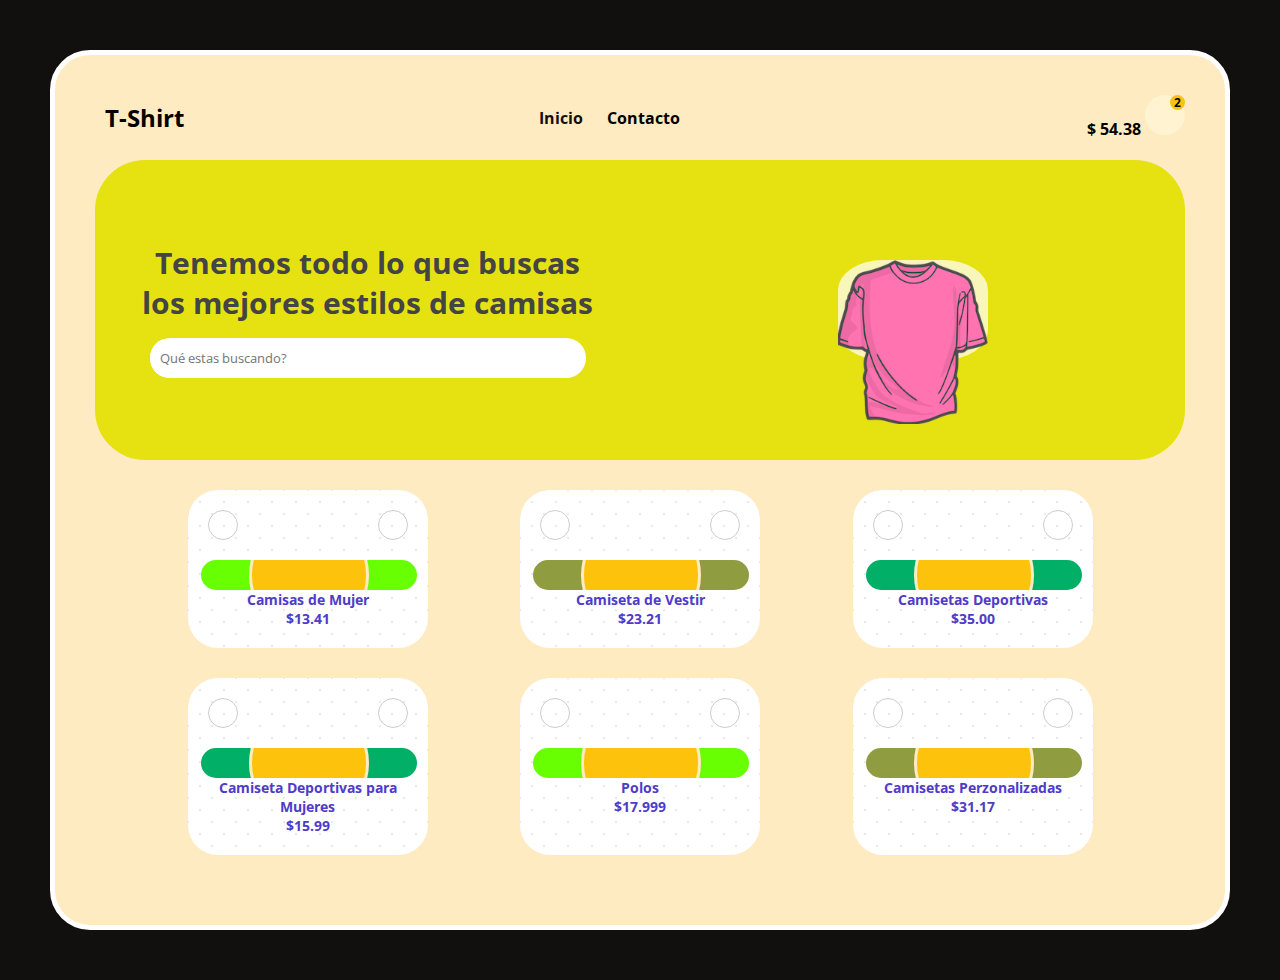
<file: Actividad1/index.html>
<!DOCTYPE html>
<html lang="es">
<head>
    <meta charset="UTF-8">
    <meta name="viewport" content="width=device-width, initial-scale=1.0">
    <link rel="stylesheet" href="https://cdnjs.cloudflare.com/ajax/libs/font-awesome/6.4.2/css/all.min.css" integrity="sha512-z3gLpd7yknf1YoNbCzqRKc4qyor8gaKU1qmn+CShxbuBusANI9QpRohGBreCFkKxLhei6S9CQXFEbbKuqLg0DA==" crossorigin="anonymous" referrerpolicy="no-referrer" />
    <link rel="stylesheet" href="estilo.css">
    <title>T-Shirts</title>
</head>
<body>
    <div class="contenedor">
        <!-- ENCABEZADO PRINCIPAL: LOGO MENU CARRITO -->
        <header>
            <div class="logo-titulo">
                <a href="index.html">
                    <i class="fa-regular fa-circle-dot"></i>
                    <h1>T-Shirt</h1>
                </a>
            </div>
            <nav id="nav">
                <a href="index.html" class="selected">Inicio</a>
                <a href="contacto.html">Contacto</a>
                <!-- icono cerrar menu responsive -->
                <span id="close-responsive">
                    <i class="fa-solid fa-xmark"></i>
                </span>
            </nav>
            <!-- icono menu responsive -->
            <div id="nav-responsive">
                <i class="fa-solid fa-bars"></i>
            </div>
            
            <div class="carrito">
                <span class="total-compra">$ 54.38</span>
                
                    <span class="icono-carrito">
                        <i class="fa-solid fa-bag-shopping"></i>
                        <div class="total-item-carrito">
                            2
                        </div>
                    </span>
                </a>
            </div>
        </header>

        <section class="contenedor-seccion">
            <div class="fondo-seccion"></div>
            
            <section id="inicio" class="inicio">
                <div class="col">
                    <h2 class="titulo-inicio">Tenemos todo lo que buscas <br>
                        los mejores estilos de camisas</h2>
                    <div class="buscador">
                        <input type="text" placeholder="Qué estas buscando?">
                        <span class="btn-buscar"><i class="fa-solid fa-magnifying-glass"></i></span>
                    </div>
                   
                </div>
                <div class="col derecha">
                    <div class="contenedor-img">
                        <img src="img/camisa1.png" alt="">
                    </div>
                </div>
            </section>

            <!-- PRODUCTOS -->
            <section id="productos" class="productos">
                <div class="fila">
                    <div class="col fondo-dots">
                        <header>
                            <span class="like"><i class="fa-solid fa-heart"></i></span>
                            <span class="cart"><i class="fa-solid fa-bag-shopping"></i></span>
                        </header>
                        
                            <div class="contenido">
                                <div class="fondo orange">
                                    <div class="circulo"></div>
                                </div>
                                <img src="img/camisa2.png" alt="">
                                <h2>Camisas de Mujer</h2>
                                <h2>$13.41</h2>
                            </div>
                        </a>

                    </div>
                    <div class="col fondo-dots">
                        <header>
                            <span class="like"><i class="fa-solid fa-heart"></i></span>
                            <span class="cart"><i class="fa-solid fa-bag-shopping"></i></span>
                        </header>
                            <div class="contenido">
                                <div class="fondo blue">
                                    <div class="circulo"></div>
                                </div>
                                <img src="img/camiseta3.png" alt="">
                                <h2>Camiseta de Vestir</h2>
                                <h2>$23.21</h2>
                            </div>
                        </a>
                    </div>
                    <div class="col fondo-dots">
                        <header>
                            <span class="like"><i class="fa-solid fa-heart"></i></span>
                            <span class="cart"><i class="fa-solid fa-bag-shopping"></i></span>
                        </header>
                        
                        <a href="#">
                            <div class="contenido">
                                <div class="fondo green">
                                    <div class="circulo"></div>
                                </div>
                                <img src="img/camisa4.png" alt="">
                                <h2>Camisetas Deportivas</h2>
                                <h2>$35.00</h2>
                            </div>
                        </a>
                    </div>
                </div>
                <div class="fila">
                    <div class="col fondo-dots">
                        <header>
                            <span class="like"><i class="fa-solid fa-heart"></i></span>
                            <span class="cart"><i class="fa-solid fa-bag-shopping"></i></span>
                        </header>
                        
                        <a href="#">
                            <div class="contenido">
                                <div class="fondo green">
                                    <div class="circulo"></div>
                                </div>
                                <img src="img/camiseta5.png" alt="">
                                <h2>Camiseta Deportivas para Mujeres</h2>
                                <h2>$15.99</h2>
                            </div>
                        </a>
                    </div>
                    <div class="col fondo-dots">
                        <header>
                            <span class="like"><i class="fa-solid fa-heart"></i></span>
                            <span class="cart"><i class="fa-solid fa-bag-shopping"></i></span>
                        </header>
                        
                        <a href="#">
                            <div class="contenido">
                                <div class="fondo orange">
                                    <div class="circulo"></div>
                                </div>
                                <img src="img/camisa6.png" alt="">
                                <h2>Polos</h2>
                                <h2>$17.999</h2>
                            </div>
                        </a>
                    </div>
                    <div class="col fondo-dots">
                        <header>
                            <span class="like"><i class="fa-solid fa-heart"></i></span>
                            <span class="cart"><i class="fa-solid fa-bag-shopping"></i></span>
                        </header>
                        
                        <a href="#">
                            <div class="contenido">
                                <div class="fondo blue">
                                    <div class="circulo"></div>
                                </div>
                                <img src="img/camisa7.png" alt="">
                                <h2>Camisetas Perzonalizadas</h2>
                                <h2>$31.17</h2>
                            </div>
                        </a>
                    </div>
                </div>
            </section>
        </section>
    </div>

    <script src="script.js"></script>
</body>
</html>
</file>
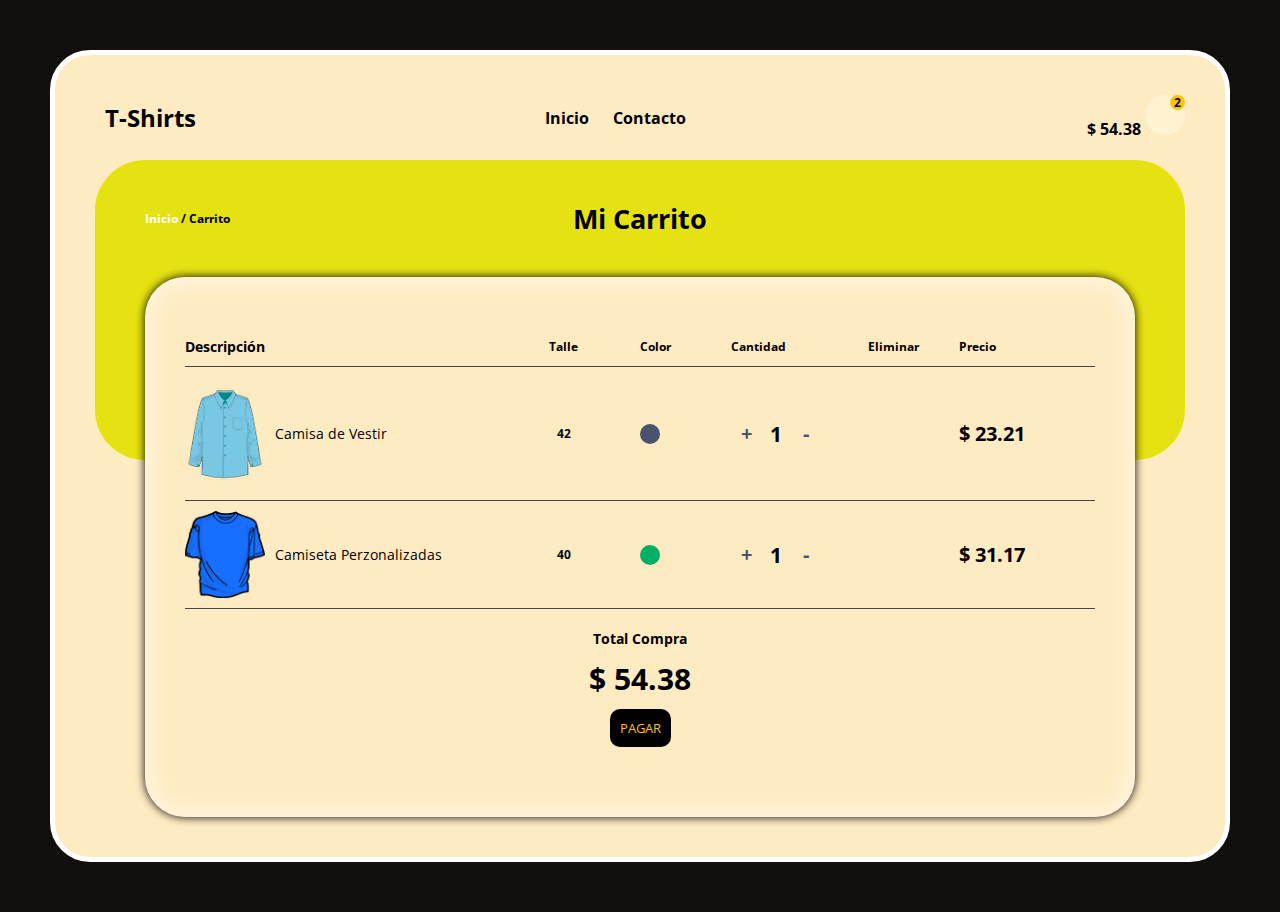
<file: Actividad1/carrito.html>
<!DOCTYPE html>
<html lang="es">
<head>
    <meta charset="UTF-8">
    <meta name="viewport" content="width=device-width, initial-scale=1.0">
    <link rel="stylesheet" href="https://cdnjs.cloudflare.com/ajax/libs/font-awesome/6.4.2/css/all.min.css" integrity="sha512-z3gLpd7yknf1YoNbCzqRKc4qyor8gaKU1qmn+CShxbuBusANI9QpRohGBreCFkKxLhei6S9CQXFEbbKuqLg0DA==" crossorigin="anonymous" referrerpolicy="no-referrer" />
    <link rel="stylesheet" href="estilo.css">
    <title>ShopT-Shirts</title>
</head>
<body>
    <div class="contenedor">
        <header>
            <div class="logo-titulo">
                <a href="index.html">
                    <i class="fa-regular fa-circle-dot"></i>
                    <h1>T-Shirts</h1>
                </a>
            </div>
            <nav id="nav">
                <a href="index.html">Inicio</a>
                <a href="contacto.html">Contacto</a>
                <span id="close-responsive">
                    <i class="fa-solid fa-xmark"></i>
                </span>
            </nav>
            <div id="nav-responsive">
                <i class="fa-solid fa-bars"></i>
            </div>
            <div class="carrito">
                <span class="total-compra">$ 54.38</span>
                <a href="carrito.html">
                    <span class="icono-carrito">
                        <i class="fa-solid fa-bag-shopping"></i>
                        <div class="total-item-carrito">
                            2
                        </div>
                    </span>
                </a>
            </div>
        </header>

        <section class="contenedor-seccion">
            <div class="fondo-seccion"></div>
            <div class="header-seccion">
                <div class="col">
                    <strong><span class="link-blanco">Inicio</span> / Carrito</strong>
                </div>
                <div class="centro">
                    <h2>Mi Carrito</h2>
                </div>
                <div class="col busqueda">
                    
                </div>
            </div>

            <section class="mi-carrito">
                <div class="productos-carrito">
                    <div class="fila">
                        <div class="col descripcion">
                            <strong>Descripción</strong> 
                        </div>
                        <div class="col talle">
                            <strong>Talle</strong>
                        </div>
                        <div class="col color">
                            <strong>Color</strong>
                        </div>
                        <div class="col cantidad">
                            <strong>Cantidad</strong>
                        </div>
                        <div class="col eliminar">
                            <strong>Eliminar</strong>
                        </div>
                        <div class="col precio">
                            <strong>Precio</strong>
                        </div>
                    </div>
                    <div class="fila">
                        <div class="col descripcion">
                           <img src="img/camiseta3.png" alt="">
                           <span>Camisa de Vestir</span>
                        </div>
                        <div class="col talle">
                            <span>42</span>
                        </div>
                        <div class="col color c1">
                            <span> </span>
                        </div>
                        <div class="col cantidad">
                            <button> + </button>
                            <span class="total-cantidad">1</span>
                            <button> - </button>
                        </div>
                        <div class="col eliminar">
                            <span> <i class="fa-solid fa-xmark"></i> </span>
                        </div>
                        <div class="col precio">
                            <span> $ 23.21</span>
                        </div>
                    </div>
                    <div class="fila">
                        <div class="col descripcion">
                           <img src="img/camisa7.png" alt="">
                           <span>Camiseta Perzonalizadas</span>
                        </div>
                        <div class="col talle">
                            <span>40</span>
                        </div>
                        <div class="col color c2">
                            <span> </span>
                        </div>
                        <div class="col cantidad">
                            <button> + </button>
                            <span class="total-cantidad">1</span>
                            <button> - </button>
                        </div>
                        <div class="col eliminar">
                            <span> <i class="fa-solid fa-xmark"></i> </span>
                        </div>
                        <div class="col precio">
                            <span> $ 31.17</span>
                        </div>
                    </div>
                    <div class="finalizar-compra">
                            <h3>Total Compra</h3>
                            <div class="monto">$ 54.38</div>
                        <button class="btn-pagar">PAGAR</button>
                    </div>
                </div>
            </section>

        </section>
    </div>

    <script src="script.js"></script>
</body>
</html>
</file>
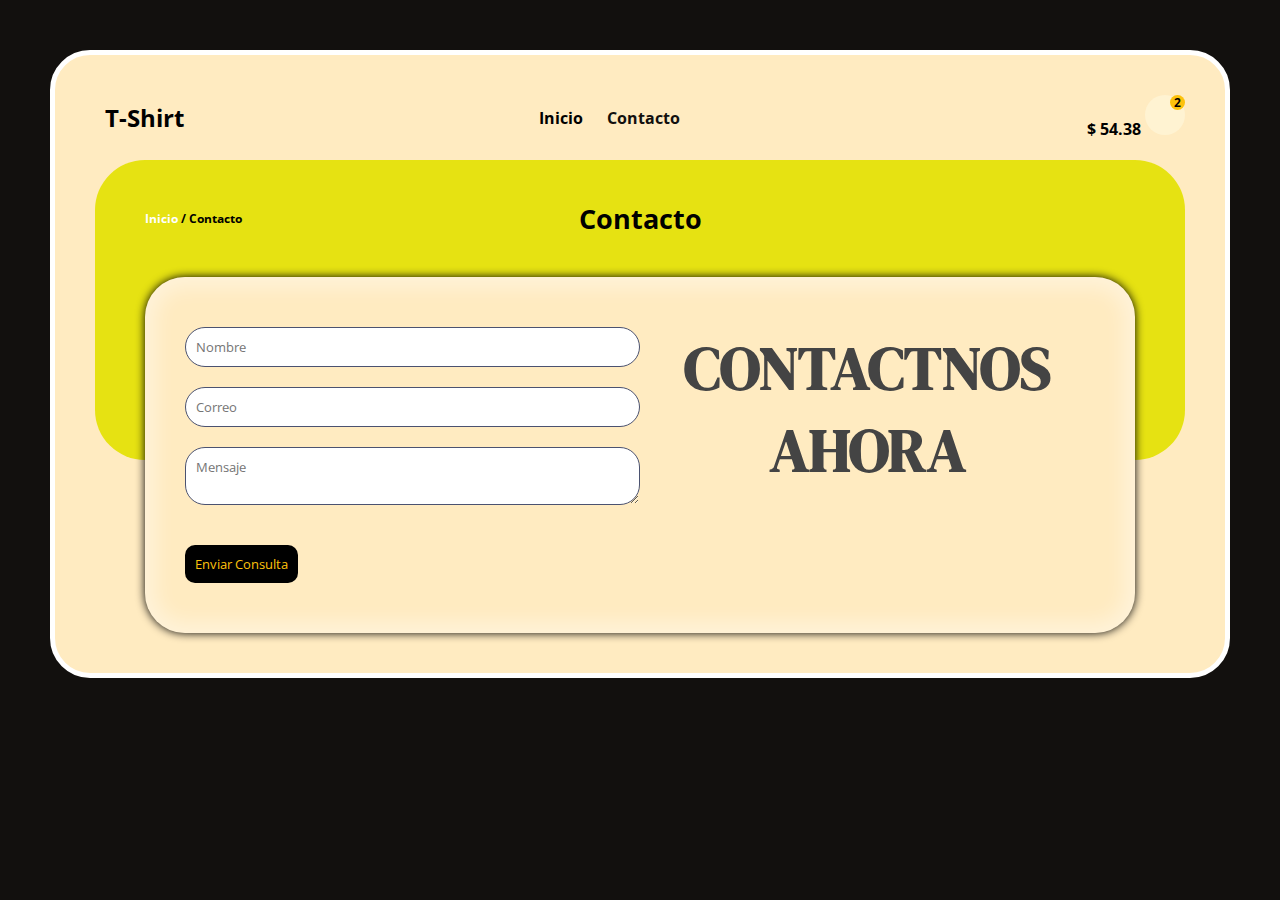
<file: Actividad1/contacto.html>
<!DOCTYPE html>
<html lang="es">
<head>
    <meta charset="UTF-8">
    <meta name="viewport" content="width=device-width, initial-scale=1.0">
    <link rel="stylesheet" href="https://cdnjs.cloudflare.com/ajax/libs/font-awesome/6.4.2/css/all.min.css" integrity="sha512-z3gLpd7yknf1YoNbCzqRKc4qyor8gaKU1qmn+CShxbuBusANI9QpRohGBreCFkKxLhei6S9CQXFEbbKuqLg0DA==" crossorigin="anonymous" referrerpolicy="no-referrer" />
    <link rel="stylesheet" href="estilo.css">
    <title>T-Shirts</title>
</head>
<body>
    <div class="contenedor">
        <header>
            <div class="logo-titulo">
                <a href="index.html">
                    <i class="fa-regular fa-circle-dot"></i>
                    <h1>T-Shirt</h1>
                </a>
            </div>
            <nav id="nav">
                <a href="index.html">Inicio</a>
           
                <a href="contacto.html" class="selected">Contacto</a>
                <span id="close-responsive">
                    <i class="fa-solid fa-xmark"></i>
                </span>
            </nav>
            <div id="nav-responsive">
                <i class="fa-solid fa-bars"></i>
            </div>
            <div class="carrito">
                <span class="total-compra">$ 54.38</span>
                <a href="carrito.html">
                    <span class="icono-carrito">
                        <i class="fa-solid fa-bag-shopping"></i>
                        <div class="total-item-carrito">
                            2
                        </div>
                    </span>
                </a>
            </div>
        </header>

        <section class="contenedor-seccion">
            <div class="fondo-seccion"></div>
            <div class="header-seccion">
                <div class="col">
                    <strong><span class="link-blanco">Inicio</span> / Contacto</strong>
                </div>
                <div class="centro">
                    <h2>Contacto</h2>
                </div>
                <div class="col busqueda">
                    <strong> </strong> 
                </div>
            </div>

            <section class="contacto">
                <div class="fila">
                    <div class="col">
                        <form action="">
                            <input type="text" placeholder="Nombre">
                            <input type="text" placeholder="Correo">
                            <textarea name="" id="" placeholder="Mensaje"></textarea>
                            <button class="btn-contacto">Enviar Consulta</button>
                        </form>
                    </div>
                    <div class="col derecha">
                        <h2>CONTACTNOS <br>AHORA</h2>

                    </div>
                </div>
            </section>

        </section>
    </div>

    <script src="script.js"></script>
</body>
</html>
</file>
<file: Actividad1/estilo.css>
@import url('https://fonts.googleapis.com/css2?family=Open+Sans:ital,wght@0,300;0,400;0,500;0,600;0,700;0,800;1,300;1,400;1,500;1,600;1,700;1,800&display=swap');
@import url('https://fonts.googleapis.com/css2?family=DM+Serif+Display&display=swap');
*{
    margin: 0;
    padding: 0;
    box-sizing: border-box;
    font-family: 'Open Sans';
}
body{
    background-color: #12100e;
    background-size: cover;
    background-attachment: fixed;
    padding: 50px;
}
.contenedor{
    background-color: #ffebc1;
    max-width: 1200px;
    margin: auto;
    padding: 40px;
    border-radius: 40px;
    border: 5px solid #fff;
}
/* Enabezado Principal */
.contenedor header{
    display: flex;
    justify-content:space-between;
    align-items: center;
}
.contenedor header .logo-titulo a{
    text-decoration: none;
    color: #000;
    display: flex;
    align-items: center;
}
.contenedor header .logo-titulo i{
    background-color: #fff3d2;
    font-size: 20px;
    margin-right: 10px;
}
.contenedor header .logo-titulo h1{
    font-size: 24px;
}
.contenedor header nav a{
    text-decoration: none;
    color: #000;
    font-weight: bold;
    padding: 0 10px;
}
.contenedor header nav a:hover{
    color: #000000;
}
.contenedor header nav .selected{
    color: #12100e;
}
.contenedor header .carrito{
    font-weight: bold;
    text-align: right;
    width: 150px;
}
.contenedor header .carrito a{
    text-decoration: none;
    color: #000;
}
.contenedor header .carrito .icono-carrito{
    display: inline-block;
    background-color: #fff3d2;
    width: 40px;
    height: 40px;
    border-radius: 50%;
    font-size: 12px;
    text-align: center;
    line-height: 40px;
    position: relative;
}
.contenedor header .carrito .icono-carrito:hover{
    background-color:#fdc20c;
}
.contenedor header .carrito .total-item-carrito{
    position: absolute;
    background-color:#fdc20c;
    width: 15px;
    height: 15px;
    border-radius: 50%;
    top: 0;
    right: 0;
    line-height: 15px;
}

.contenedor-seccion{
    position: relative;
}
.contenedor-seccion .fondo-seccion{
    position: absolute;
    top: 0;
    left: 0;
    background-color: #e6e212;
    background-size: cover;
    width: 100%;
    height: 300px;
    border-radius: 50px;
}

/* Sección Inicio */
.contenedor-seccion .inicio{
    position: relative;
    display: flex;
    align-items: center;
    justify-content: space-around;
    height: 300px;
    text-align: center;
    margin-top: 20px;
    margin-bottom: 30px;
}
.contenedor-seccion .inicio .col{
    width: 50%;
}
.contenedor-seccion .inicio .col .titulo-inicio{
   line-height: 40px;
   font-size: 30px;
   color: #444;
   margin-bottom: 15px;
}
.contenedor-seccion .inicio .col .buscador{
    width: 80%;
    margin: auto;
    background-color: #fff;
    display: flex;
    align-items: center;
    border-radius: 30px;
    overflow: hidden;
}
.contenedor-seccion .inicio .col .buscador input{
    width: 100%;
    border: none;
    display: inline-block;
    padding: 10px;
    outline: none;
 }
 .contenedor-seccion .inicio .col .buscador span{
    width: 50px;
    height: 40px;
    line-height: 40px;
    cursor: pointer;
    cursor: pointer;
 }
 .contenedor-seccion .inicio .col .buscador span i{
    padding-right: 10px;
 }
 .contenedor-seccion .inicio .col .buscador span:hover{
    background-color:#ccc;
 }

.contenedor-seccion .inicio .col .contenedor-img{
    width: 150px;
    height: 100px;
    margin: auto;
    background:rgba(255,255,255,.7);
    border-radius: 30%;
}
.contenedor-seccion .inicio .col .contenedor-img img{
    width: 100%;
}


/* Encabezado Sección */
.header-seccion{
    position: relative;
    font-size: 12px;
    display: flex;
    justify-content: space-between;
    align-items: center;
    margin-top: 20px;
    padding: 40px 50px;
}

.header-seccion .col{
    width: 30%;
}
.header-seccion .link-blanco{
    color: #fff;
}

.header-seccion .busqueda{
    text-align: right;
    font-size: 16px;
}
.header-seccion .busqueda a{
    display: inline-block;
    width: 30px;
    height: 30px;
    border-radius: 50%;
    line-height: 30px;
    color: #000;
    text-decoration: none;
    margin-left: 15px;
    text-align: center;
    transition: .3s;
}
.header-seccion .busqueda a:hover{
    background-color: #fdc10e;
}
.header-seccion .busqueda select{
    font-size: 10px;
    background-color: #ffebc1;
    border: none;
    padding: 2px;
    font-weight: bold;
    border-radius: 5px;
}
.header-seccion .centro{
    font-size: 18px;
}
/* ****************** */
/* Sección Productos */
/* ****************** */
.productos .fila{
    display: flex;
    justify-content: space-evenly;
    margin-bottom: 30px;
}
.productos .fila .col{
    width: 240px;
    padding: 20px;
    border-radius: 30px;
    position: relative;
}

.productos .fila .col .like,
.productos .fila .col .cart{
    width: 30px;
    height: 30px;
    border-radius: 50%;
    border: 1px solid #ccc;
    text-align: center;
    cursor: pointer;
    line-height: 30px;
    font-size: 12px;
    transition: .3s;
}
.productos .fila .col .like:hover,
.productos .fila .col .cart:hover{
    background-color: #fdc20c;
}
  
/* ...or add this class to an element */
.fondo-dots {
    background-image: 
        radial-gradient(rgb(226, 226, 226) 2%, transparent 10%),
        radial-gradient(rgb(232, 227, 227) 2%, transparent 10%);
    background-position: 0px 0px, 12px 12px;
    background-size: 24px 24px;
    background-color: rgb(255, 255, 255);
}
.productos .fila .col img{
    display: block;
    width: 0%;
    margin: auto;
    position: relative;
    padding-top: 30px;
    padding-bottom: 20px;
    transition: .3s;
}
.productos .fila .col .contenido{
    cursor: pointer;
}
.productos .fila .col .contenido:hover img{
    transform: rotate(35deg);
}
.productos .fila .col a{
    text-decoration: none;
}
.productos .fila .col h2{
    font-size: 14px;
    text-align: center;
    color: #4f3cc9;
}
.productos .fila .col .orange{
    background-color: #67ff01;
}
.productos .fila .col .blue{
    background-color: #909c40;
}
.productos .fila .col .green{
    background-color: #01af67;
}
.productos .fila .col .fondo{
    width: 90%;
    height: 30px;
    border-radius: 20px;
    margin-top: 20px;
    display: flex;
    align-items: center;
    justify-content: center;
    overflow: hidden;
    position: absolute;
    left: 13px;
    transition: .3s;
}
.productos .fila .col .contenido:hover .fondo{
    margin-top: 40px;
}
.productos .fila .circulo{
    width: 120px;
    height: 120px;
    background-color: #fdc20c;
    border: 3px solid #ffebc1;
    border-radius: 50%;
}


/* ****************** */
/* CONTACTO */
/* ****************** */
.contacto {
    position: relative;
    padding: 0 50px;
}
.contacto .fila{
    padding: 50px 40px;
    background:#ffebc1;
    border-radius: 40px;
    display: flex;
    justify-content: space-between;
    box-shadow: inset 0 0 20px 10px rgba(255,255,255,.4), 0px 0 10px 0 #000;
}
.contacto .fila .col{
        width: 50%;
}
.contacto .fila .col input,
.contacto .fila .col textarea
{
    display: block;
    width: 100%;
    padding: 10px;
    margin-bottom: 20px;
    background-color: transparent;
    border: 1px solid #4b5270;
    border-radius: 20px;
    background-color: #fff;
}
.contacto .fila .derecha{
    position: relative;
}
.contacto .fila .derecha h2{
    color: #444;
    font-size: 60px;
    text-align: center;
    font-family: "DM Serif Display";
}
.contacto .fila .derecha img{
    top: 100px;
    right: -100px;
    max-width: 300px;
    position: absolute;
}
.contacto .fila .col .btn-contacto{
    width: auto;
    background-color: #000;
    color: #fdc20c;
    border: none;
    padding: 10px;
    width: fit-content;
    border-radius: 10px;
    margin-top: 20px;
    cursor: pointer;
}
/* ****************** */
/* CARRITO */
/* ****************** */
.mi-carrito {
    position: relative;
    padding: 0 50px;
    
}
.mi-carrito .productos-carrito{
    padding: 50px 40px;
    background:#ffebc1;
    border-radius: 40px;
    box-shadow: inset 0 0 20px 10px rgba(255,255,255,.4), 0px 0 10px 0 #000;
    font-size: 12px;
}
.mi-carrito .productos-carrito .fila{
    display: flex;
    border-bottom: 1px solid #444;
    justify-content: start;
    padding: 10px 0;
    width: 100%;
}
.mi-carrito .productos-carrito .fila .col{
    display: flex;
    align-items: center;
}
.mi-carrito .productos-carrito .fila .descripcion{
    width: 40%;
    font-size: 14px;
}
.mi-carrito .productos-carrito .fila .descripcion img{
    width: 80px;
    display: inline-block;
    margin-right: 10px;
}

.mi-carrito .productos-carrito .fila .talle{
    width: 10%;
}
.mi-carrito .productos-carrito .fila .talle span{
    width: 30px;
    height: 30px;
    text-align: center;
    line-height: 30px;
    font-weight: bold;
}

.mi-carrito .productos-carrito .fila .color{
    width: 10%;
}
.mi-carrito .productos-carrito .fila .color span{
    width: 20px;
    height: 20px;
    border-radius: 50%;
}
.mi-carrito .productos-carrito .fila .c1 span{
    background-color: #4b5270;
}
.mi-carrito .productos-carrito .fila .c2 span{
    background-color:#01af67;
}
.mi-carrito .productos-carrito .fila .cantidad{
    width: 15%;
}
.mi-carrito .productos-carrito .fila .cantidad button{
    display: block;
    font-size: 20px;
    width: 30px;
    height: 30px;
    border-radius: 50%;
    text-align: center;
    line-height: 30px;
    cursor: pointer;
    background: transparent;
    border: none;
    font-weight: bold;
    color: #4b5270;
}
.mi-carrito .productos-carrito .fila .cantidad button:hover{
    background-color:#fdc10e;
}
.mi-carrito .productos-carrito .fila .cantidad .total-cantidad{
    width: 30px;
    text-align: center;
    font-size: 21px;
    font-weight: bold;
}
.mi-carrito .productos-carrito .fila .eliminar{
    width: 10%;
}
.mi-carrito .productos-carrito .fila .eliminar span{
   display: block;
   font-size: 20px;
   width: 30px;
   height: 30px;
   border-radius: 50%;
   text-align: center;
   line-height: 30px;
   cursor: pointer;
}
.mi-carrito .productos-carrito .fila .eliminar span:hover{
    background-color: #fdc10e;
}
.mi-carrito .productos-carrito .fila .precio{
    width: 15%;
}
.mi-carrito .productos-carrito .fila .precio span{
    font-size: 20px;
    font-weight: bold;
}
.mi-carrito .productos-carrito .finalizar-compra{
    padding: 20px;
    text-align: center;
}
.mi-carrito .productos-carrito .finalizar-compra .monto{
    font-size: 30px;
    font-weight: bold;
    margin: 10px 0;
}
.mi-carrito .productos-carrito .finalizar-compra .monto{
    font-size: 30px;
    font-weight: bold;
    margin: 10px 0;
}
.mi-carrito .productos-carrito .finalizar-compra .btn-pagar{
    width: auto;
    background-color: #000;
    color: #fdc20c;
    border: none;
    padding: 10px;
    width: fit-content;
    border-radius: 10px;
    cursor: pointer;
}
#nav-responsive{
    font-size: 18px;
    display: none;
    
}
#close-responsive{
    display: none;
}

/* SECCIÓN RESPONSIVE */
@media screen and (max-width:950px) {
    body{
        padding: 20px;
    }
    .contenedor{
        padding: 20px;
    }
    /* sección del menú */
    nav{
        display: none
    }
    #nav-responsive{
        display: block;
    }
    nav.menu-responsive{
        display: flex;
        flex-direction: column;
        justify-content: center;
        position: absolute;
        top: 0;
        left: 0;
        width: 100%;
        height: 100%;
        background-color:#e9b18b;
        z-index: 100;
    }
    nav.menu-responsive a{
        color: #fff !important;
        display: block;
        text-align: center;
        font-size: 45px;
        margin: 15px 0;
    }
    #close-responsive{
        display: block;
        line-height: 40px;
        color: #fff;
        font-size: 30px;
        text-align: center;
    }
    #close-responsive i{
        width: 40px;
        height: 40px;
        border: 2px solid #fff;
        border-radius: 50%;
        line-height: 38px;
    }

    /*  sección inicio*/
    .contenedor-seccion .inicio .derecha{
        display: none;
    }
    .contenedor-seccion .inicio .col{
        width: 90%;
    }

    /* sección cabecera del inicio*/
    .contenedor-seccion .header-seccion h2{
        font-size: 18px;
        text-align: center;
    }
    .contenedor-seccion .header-seccion .busqueda strong{
        display: none;
    }


    /* sección contacto */
    .contacto .fila .derecha{
        display: none;
    }
    .contacto .fila .col{
        width: 100%;
    }

    /* sección detalle producto */
    .detalle-producto .fila{
        display: block;
    }
    .detalle-producto .fila .col{
        width: 100%;
        text-align: center;
    }
}


/* sección carrito */
@media screen and (max-width:800px) {
    .mi-carrito{
        padding: 15px;
    }
    .mi-carrito .productos-carrito{
        padding: 50px 10px;
    }
    .mi-carrito .productos-carrito .fila{
        justify-content: space-between;
    }
    .mi-carrito .productos-carrito .fila  .descripcion{
        width: 30%;
        display: block;
    }
    .mi-carrito .productos-carrito .fila  .descripcion img{
       display: block;
    }
    .mi-carrito .productos-carrito .fila .precio span{
        font-size: 16px;
    }
}
</file>
